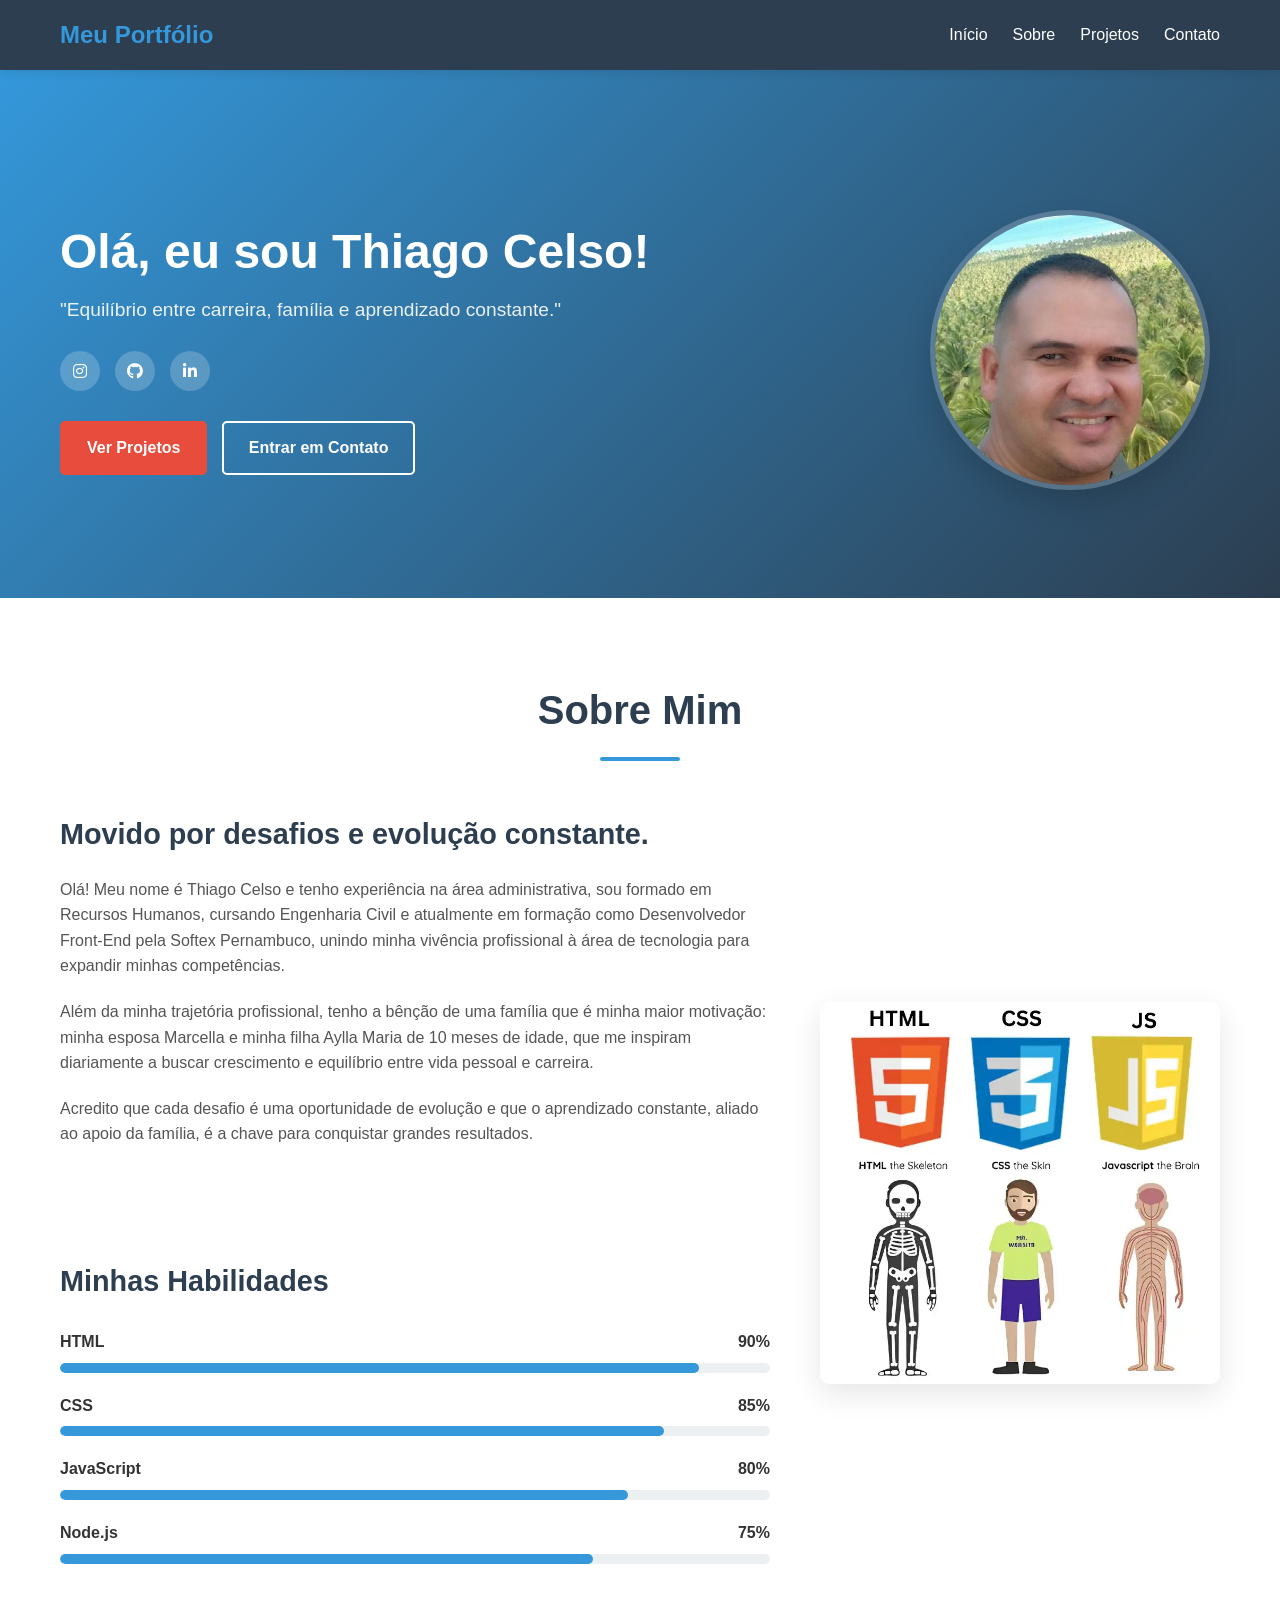
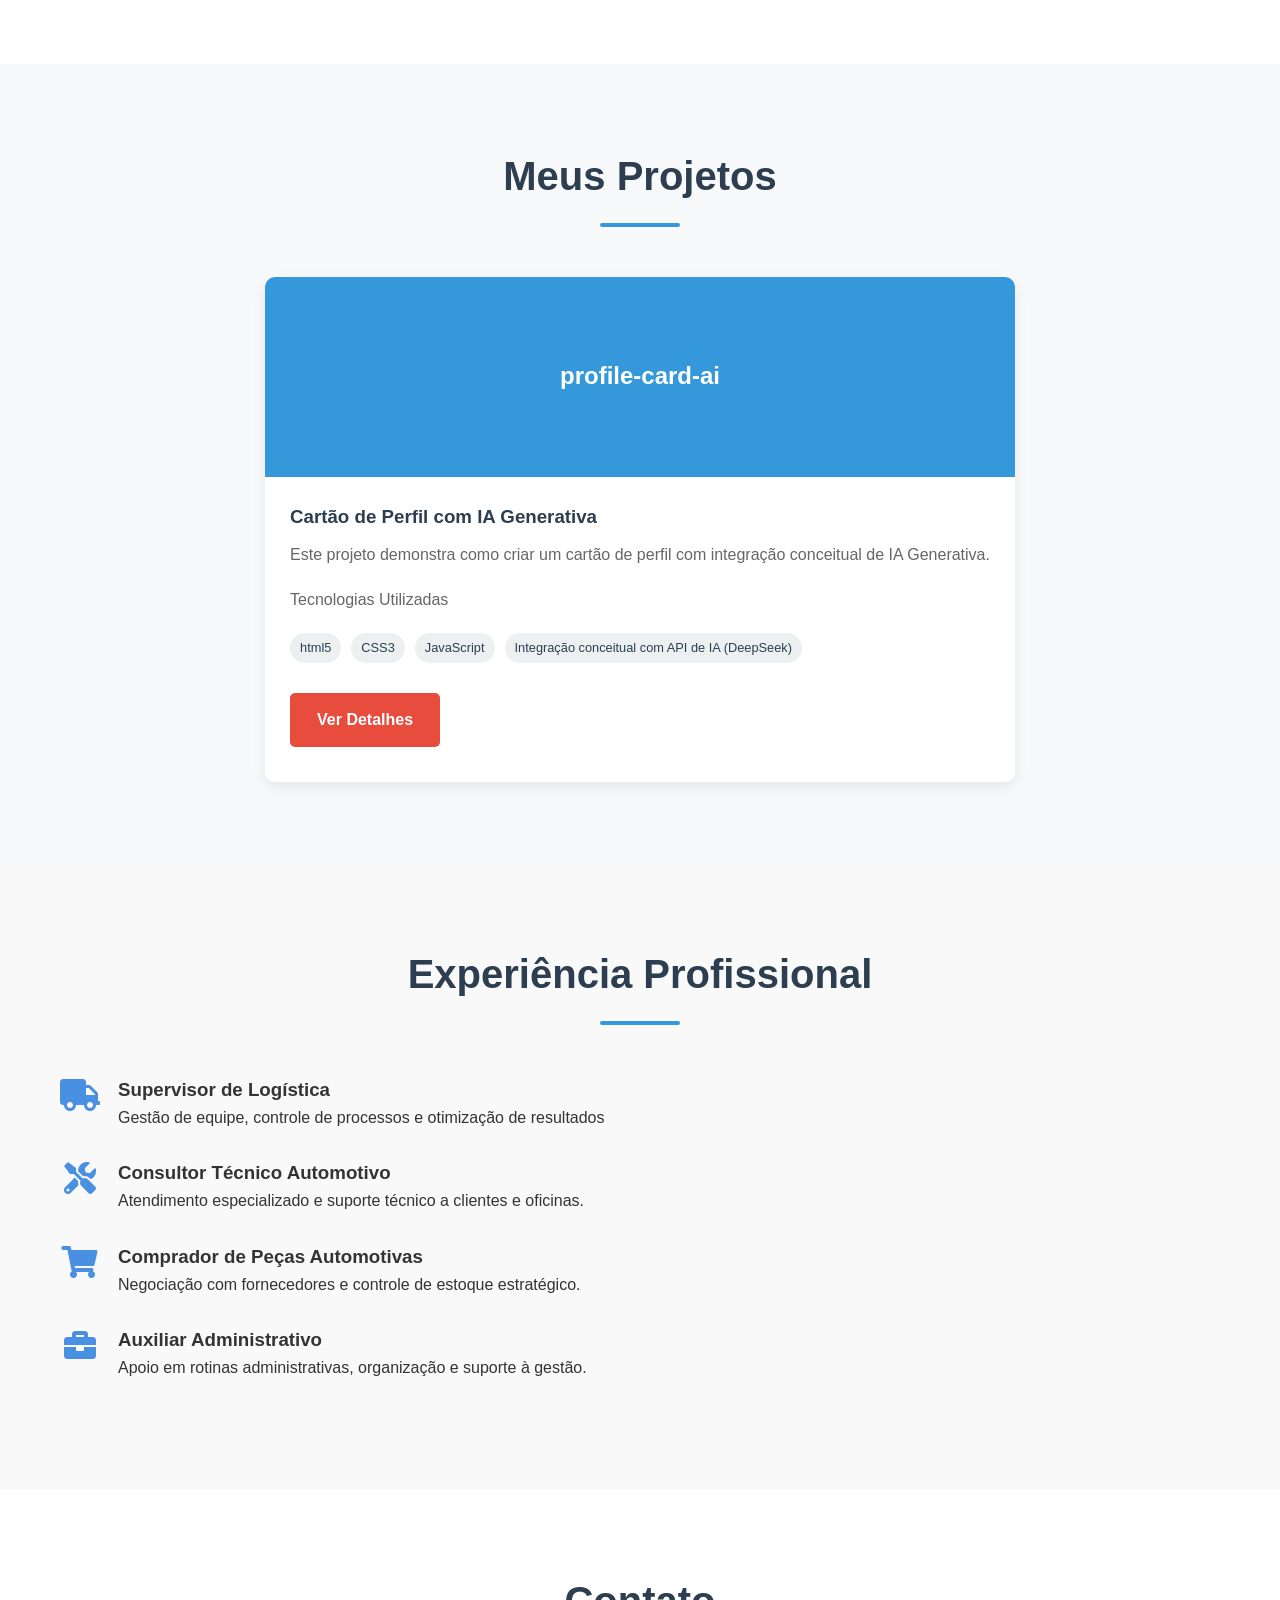
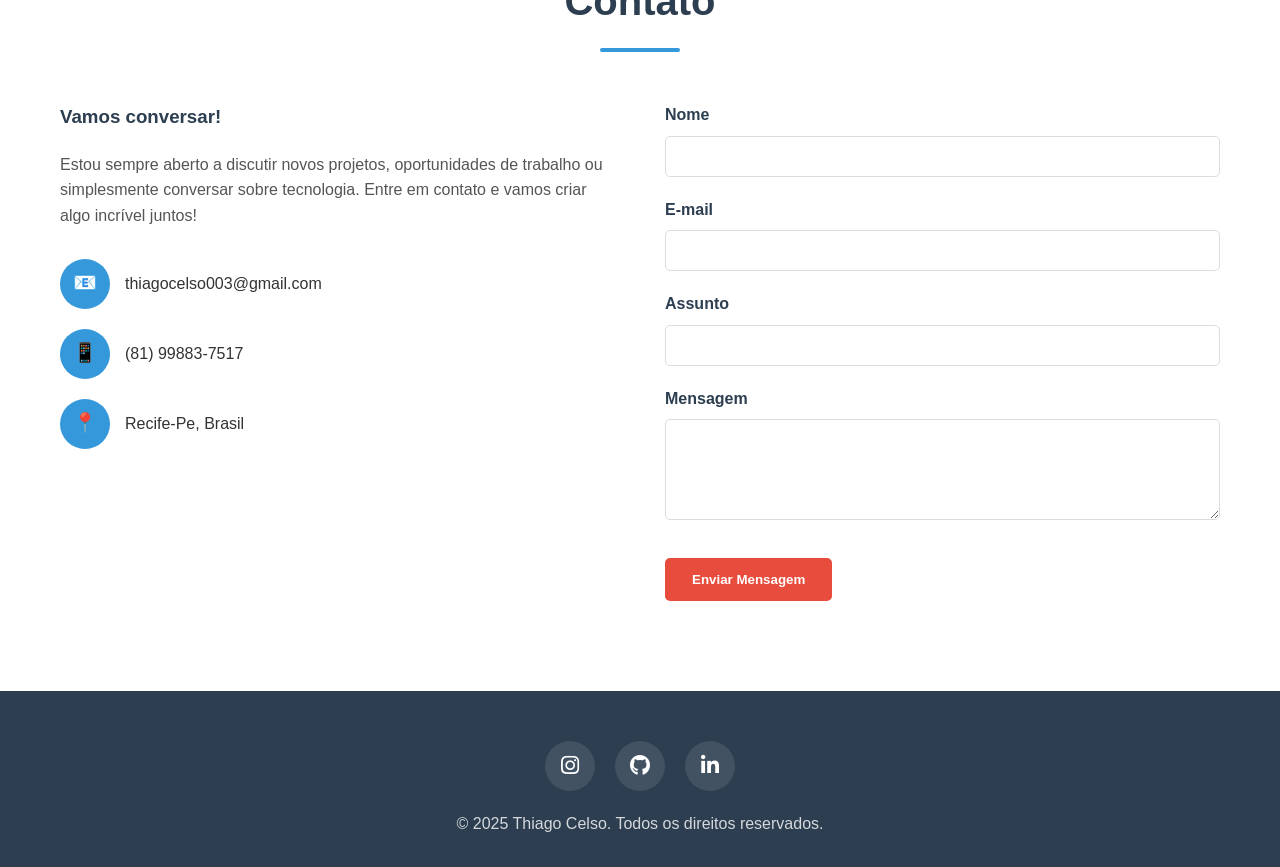
<file: index.html>
<!DOCTYPE html>
<html lang="pt-BR">
<head>
    <meta charset="UTF-8">
    <meta name="viewport" content="width=device-width, initial-scale=1.0">
    <title>Meu Portfólio</title>
    <link rel="stylesheet" href="styles/main.css">
    <link rel="stylesheet" href="https://cdnjs.cloudflare.com/ajax/libs/font-awesome/5.15.4/css/all.min.css">
</head>
<body>
    <header>
        <div class="container">
            <nav>
                <div class="logo">Meu Portfólio</div>
                <ul class="nav-links">
                    <li><a href="#home">Início</a></li>
                    <li><a href="#sobre">Sobre</a></li>
                    <li><a href="#projetos">Projetos</a></li>
                    <li><a href="#contato">Contato</a></li>
                </ul>
            </nav>
        </div>
    </header>

    <section id="home" class="hero">
        <div class="container">
            <div class="hero-content">
                <div class="hero-text">
                    <h1>Olá, eu sou Thiago Celso!</h1>
                    <p>"Equilíbrio entre carreira, família e aprendizado constante."</p>
                    
                    <div class="social-hero">
                        <a href="https://www.instagram.com/thiagocelso/" target="_blank" title="Instagram">
                            <i class="fab fa-instagram"></i>
                        </a>
                        <a href="https://github.com/Thiagocelso03" target="_blank" title="GitHub">
                            <i class="fab fa-github"></i>
                        </a>
                        <a href="https://www.linkedin.com/in/thiago-souto-09bb87257/" target="_blank" title="LinkedIn">
                            <i class="fab fa-linkedin-in"></i>
                        </a>
                    </div>
                    
                    <a href="#projetos" class="btn">Ver Projetos</a>
                    <a href="#contato" class="btn btn-outline">Entrar em Contato</a>
                </div>
                <div class="hero-image">
                    <img src="styles/assets/images/thiago.jpg" alt="Thiago Celso" class="profile-img">
                </div>
            </div>
        </div>
    </section>

    <section id="sobre">
        <div class="container">
            <h2 class="section-title">Sobre Mim</h2>
            <div class="sobre-content">
                <div class="sobre-texto">
                    <h3>Movido por desafios e evolução constante.</h3>
                    <p>Olá! Meu nome é Thiago Celso e tenho experiência na área administrativa, sou formado em Recursos Humanos, cursando Engenharia Civil e atualmente em formação como Desenvolvedor Front-End pela Softex Pernambuco, unindo minha vivência profissional à área de tecnologia para expandir minhas competências.</p>
<p>Além da minha trajetória profissional, tenho a bênção de uma família que é minha maior motivação: minha esposa Marcella e minha filha Aylla Maria de 10 meses de idade, que me inspiram diariamente a buscar crescimento e equilíbrio entre vida pessoal e carreira.</p>
<p>Acredito que cada desafio é uma oportunidade de evolução e que o aprendizado constante, aliado ao apoio da família, é a chave para conquistar grandes resultados.</p>
                    <br>
                    <br>
                    <div class="habilidades">
                        <h3>Minhas Habilidades</h3>
                        <div class="habilidade-item">
                            <div class="habilidade-nome">
                                <span>HTML</span>
                                <span>90%</span>
                            </div>
                            <div class="barra-progresso">
                                <div class="progresso" data-width="90"></div>
                            </div>
                        </div>
                        <div class="habilidade-item">
                            <div class="habilidade-nome">
                                <span>CSS</span>
                                <span>85%</span>
                            </div>
                            <div class="barra-progresso">
                                <div class="progresso" data-width="85"></div>
                            </div>
                        </div>
                        <div class="habilidade-item">
                            <div class="habilidade-nome">
                                <span>JavaScript</span>
                                <span>80%</span>
                            </div>
                            <div class="barra-progresso">
                                <div class="progresso" data-width="80"></div>
                            </div>
                        </div>
                        <div class="habilidade-item">
                            <div class="habilidade-nome">
                                <span>Node.js</span>
                                <span>75%</span>
                            </div>
                            <div class="barra-progresso">
                                <div class="progresso" data-width="75"></div>
                            </div>
                        </div>
                    </div>
                </div>
                <div class="sobre-imagem">
                    <img src="styles/assets/images/foto.jpg" alt="Trabalhando em projeto">
                </div>
            </div>
        </div>
    </section>

    <section id="projetos">
        <div class="container">
            <h2 class="section-title">Meus Projetos</h2>
            <div class="projetos-grid" style="display: flex; justify-content: center;">
                <div class="projeto-card">
                    <div class="projeto-img">
                        profile-card-ai
                    </div>
                    <div class="projeto-info">
                        <h3>Cartão de Perfil com IA Generativa</h3>
                        <p>Este projeto demonstra como criar um cartão de perfil com integração conceitual de IA Generativa.</p>
                        <p>Tecnologias Utilizadas</p>
                        <div class="projeto-tech">
                            <span class="tech-tag">html5</span>
                            <span class="tech-tag">CSS3</span>
                            <span class="tech-tag">JavaScript</span>
                            <span class="tech-tag">Integração conceitual com API de IA (DeepSeek)</span>
                        </div>
                        <a href="https://thiagocelso03.github.io/profile-card-ai/" class="btn">Ver Detalhes</a>
                    </div>
                </div>
            </div>
        </div>
    </section>

    <section id="experiencia">
        <div class="container">
            <h2 class="section-title">Experiência Profissional</h2>
            <div class="experiencia-content">
                <div class="experiencia-item experiencia-flex">
                    <span class="experiencia-icone"><i class="fas fa-truck"></i></span>
                    <div>
                        <h3>Supervisor de Logística</h3>
                        <p>Gestão de equipe, controle de processos e otimização de resultados</p>
                    </div>
                </div>
                <div class="experiencia-item experiencia-flex">
                    <span class="experiencia-icone"><i class="fas fa-tools"></i></span>
                    <div>
                        <h3>Consultor Técnico Automotivo</h3>
                        <p>Atendimento especializado e suporte técnico a clientes e oficinas.</p>
                    </div>
                </div>
                <div class="experiencia-item experiencia-flex">
                    <span class="experiencia-icone"><i class="fas fa-shopping-cart"></i></span>
                    <div>
                        <h3>Comprador de Peças Automotivas</h3>
                        <p>Negociação com fornecedores e controle de estoque estratégico.</p>
                    </div>
                </div>
                <div class="experiencia-item experiencia-flex">
                    <span class="experiencia-icone"><i class="fas fa-briefcase"></i></span>
                    <div>
                        <h3>Auxiliar Administrativo</h3>
                        <p>Apoio em rotinas administrativas, organização e suporte à gestão.</p>
                    </div>
                </div>
            </div>
        </div>
    </section>

    <section id="contato">
        <div class="container">
            <h2 class="section-title">Contato</h2>
            <div class="contato-content">
                <div class="contato-info">
                    <h3>Vamos conversar!</h3>
                    <p>Estou sempre aberto a discutir novos projetos, oportunidades de trabalho ou simplesmente conversar sobre tecnologia. Entre em contato e vamos criar algo incrível juntos!</p>
                    <div class="contato-item">
                        <div class="contato-icon">📧</div>
                        <span>thiagocelso003@gmail.com</span>
                    </div>
                    <div class="contato-item">
                        <div class="contato-icon">📱</div>
                        <span>(81) 99883-7517</span>
                    </div>
                    <div class="contato-item">
                        <div class="contato-icon">📍</div>
                        <span>Recife-Pe, Brasil</span>
                    </div>
                </div>
                <div class="form-contato">
                    <form id="contact-form">
                        <div class="form-group">
                            <label for="nome">Nome</label>
                            <input type="text" id="nome" required>
                        </div>
                        <div class="form-group">
                            <label for="email">E-mail</label>
                            <input type="email" id="email" required>
                        </div>
                        <div class="form-group">
                            <label for="assunto">Assunto</label>
                            <input type="text" id="assunto" required>
                        </div>
                        <div class="form-group">
                            <label for="mensagem">Mensagem</label>
                            <textarea id="mensagem" rows="5" required></textarea>
                        </div>
                        <button type="submit" class="btn">Enviar Mensagem</button>
                    </form>
                </div>
            </div>
        </div>
    </section>

    <footer>
        <div class="container">
            <div class="social-links">
                <a href="https://www.instagram.com/thiagocelso/" target="_blank" class="social-link" title="Instagram">
                    <i class="fab fa-instagram"></i>
                </a>
                <a href="https://github.com/Thiagocelso03" target="_blank" class="social-link" title="GitHub">
                    <i class="fab fa-github"></i>
                </a>
                <a href="https://www.linkedin.com/in/thiago-souto-09bb87257/" target="_blank" class="social-link" title="LinkedIn">
                    <i class="fab fa-linkedin-in"></i>
                </a>
            </div>
            <p class="footer-text">&copy; 2025 Thiago Celso. Todos os direitos reservados.</p>
        </div>
    </footer>

    <script src="styles/script.js"></script>
</body>

</html>
</file>
<file: styles/main.css>
/* Experiência Profissional - Ícones à esquerda */
.experiencia-flex {
  display: flex;
  align-items: flex-start;
  gap: 18px;
  margin-bottom: 28px;
}
.experiencia-icone {
  min-width: 40px;
  min-height: 40px;
  display: flex;
  align-items: center;
  justify-content: center;
}
.experiencia-icone i {
  font-size: 2rem;
  color: #4a90e2;
}
* {
  margin: 0;
  padding: 0;
  box-sizing: border-box;
}

body {
  font-family: "Segoe UI", Tahoma, Geneva, Verdana, sans-serif;
  line-height: 1.6;
  background: #f9f9f9;
  color: #333;
}

.container {
  max-width: 1200px;
  margin: 0 auto;
  padding: 0 20px;
}

header {
  background: #2c3e50;
  color: white;
  padding: 1rem 0;
  position: fixed;
  width: 100%;
  top: 0;
  z-index: 1000;
  box-shadow: 0 2px 10px rgba(0, 0, 0, 0.1);
}

nav {
  display: flex;
  flex-direction: row;
  justify-content: space-between;
  align-items: center;
  flex-wrap: nowrap;
}

.logo {
  font-size: 1.5rem;
  font-weight: bold;
  color: #3498db;
}

.nav-links {
  display: flex;
  flex-direction: row;
  justify-content: flex-start;
  align-items: center;
  flex-wrap: nowrap;
  list-style: none;
  gap: 25px;
}
.nav-links a {
  color: white;
  text-decoration: none;
  transition: color 0.3s;
  font-weight: 500;
}
.nav-links a:hover {
  color: #3498db;
}

@media (max-width: 768px) {
  .nav-links {
    display: none;
  }
}
#sobre {
  background: white;
}

.sobre-content {
  display: flex;
  flex-direction: row;
  justify-content: flex-start;
  align-items: center;
  flex-wrap: nowrap;
  gap: 50px;
  flex-wrap: wrap;
}

.sobre-texto {
  flex: 1;
  min-width: 300px;
}
.sobre-texto h3 {
  margin-bottom: 20px;
  color: #2c3e50;
  font-size: 1.8rem;
}
.sobre-texto p {
  margin-bottom: 20px;
  color: #555;
  line-height: 1.6;
}

.sobre-imagem {
  flex: 0 0 400px;
  text-align: center;
}
.sobre-imagem img {
  max-width: 100%;
  border-radius: 10px;
  box-shadow: 0 10px 30px rgba(0, 0, 0, 0.1);
}

.habilidades {
  margin-top: 40px;
}
.habilidades h3 {
  margin-bottom: 25px;
  color: #2c3e50;
}

.habilidade-item {
  margin-bottom: 20px;
}

.habilidade-nome {
  display: flex;
  flex-direction: row;
  justify-content: space-between;
  align-items: center;
  flex-wrap: nowrap;
  margin-bottom: 8px;
  font-weight: 600;
}

.barra-progresso {
  height: 10px;
  background: #ecf0f1;
  border-radius: 5px;
  overflow: hidden;
}

.progresso {
  height: 100%;
  background: #3498db;
  border-radius: 5px;
  transition: width 1s ease-in-out;
  width: 0;
}

@media (max-width: 768px) {
  .sobre-content {
    flex-direction: column;
  }
  .sobre-imagem {
    flex: 1;
    width: 100%;
  }
}
#projetos {
  background: #f8f9fa;
}

.projetos-grid {
  display: grid;
  grid-template-columns: repeat(auto-fill, minmax(350px, 1fr));
  gap: 30px;
}

.projeto-card {
  background: white;
  border-radius: 10px;
  overflow: hidden;
  box-shadow: 0 5px 15px rgba(0, 0, 0, 0.08);
  transition: transform 0.3s, box-shadow 0.3s;
}
.projeto-card:hover {
  transform: translateY(-10px);
  box-shadow: 0 15px 30px rgba(0, 0, 0, 0.15);
}

.projeto-img {
  height: 200px;
  background: #3498db;
  display: flex;
  justify-content: center;
  align-items: center;
  color: white;
  font-size: 1.5rem;
  font-weight: 600;
}

.projeto-info {
  padding: 25px;
}
.projeto-info h3 {
  margin-bottom: 10px;
  color: #2c3e50;
}
.projeto-info p {
  color: #666;
  margin-bottom: 20px;
  line-height: 1.6;
}

.projeto-tech {
  display: flex;
  flex-direction: row;
  justify-content: flex-start;
  align-items: center;
  flex-wrap: nowrap;
  flex-wrap: wrap;
  gap: 10px;
  margin-bottom: 20px;
}

.tech-tag {
  background: #ecf0f1;
  padding: 5px 10px;
  border-radius: 20px;
  font-size: 0.8rem;
  color: #2c3e50;
}

#contato {
  background: white;
}

.contato-content {
  display: flex;
  flex-direction: row;
  justify-content: space-between;
  align-items: flex-start;
  flex-wrap: nowrap;
  gap: 50px;
  flex-wrap: wrap;
}

.contato-info {
  flex: 1;
  min-width: 300px;
}
.contato-info h3 {
  margin-bottom: 20px;
  color: #2c3e50;
}
.contato-info p {
  margin-bottom: 30px;
  color: #555;
  line-height: 1.6;
}

.contato-item {
  display: flex;
  flex-direction: row;
  justify-content: flex-start;
  align-items: center;
  flex-wrap: nowrap;
  margin-bottom: 20px;
}

.contato-icon {
  width: 50px;
  height: 50px;
  background: #3498db;
  border-radius: 50%;
  display: flex;
  justify-content: center;
  align-items: center;
  margin-right: 15px;
  color: white;
  font-size: 1.2rem;
}

.form-contato {
  flex: 1;
  min-width: 300px;
}

.form-group {
  margin-bottom: 20px;
}
.form-group label {
  display: block;
  margin-bottom: 8px;
  color: #2c3e50;
  font-weight: 600;
}
.form-group input, .form-group textarea {
  width: 100%;
  padding: 12px 15px;
  border: 1px solid #ddd;
  border-radius: 5px;
  font-family: inherit;
  transition: border 0.3s;
}
.form-group input:focus, .form-group textarea:focus {
  outline: none;
  border-color: #3498db;
}

@media (max-width: 768px) {
  .contato-content {
    flex-direction: column;
  }
}
footer {
  background: #2c3e50;
  color: white;
  text-align: center;
  padding: 30px 0;
}

.social-links {
  display: flex;
  flex-direction: row;
  justify-content: center;
  align-items: center;
  flex-wrap: nowrap;
  gap: 20px;
  margin: 20px 0;
}

.social-link {
  width: 50px;
  height: 50px;
  border-radius: 50%;
  background: rgba(255, 255, 255, 0.1);
  display: flex;
  justify-content: center;
  align-items: center;
  color: white;
  text-decoration: none;
  transition: all 0.3s;
  font-size: 1.3rem;
}
.social-link:hover {
  background: #3498db;
  transform: translateY(-5px);
}

.footer-text {
  margin-top: 20px;
  opacity: 0.8;
}

.hero {
  background: linear-gradient(135deg, #3498db 0%, #2c3e50 100%);
  color: white;
  padding: 150px 0 100px;
  margin-top: 60px;
}

.hero-content {
  display: flex;
  flex-direction: row;
  justify-content: space-between;
  align-items: center;
  flex-wrap: nowrap;
  gap: 40px;
}

.hero-text {
  flex: 1;
}

.hero-image {
  flex: 0 0 300px;
  text-align: center;
}

.profile-img {
  width: 280px;
  height: 280px;
  border-radius: 50%;
  -o-object-fit: cover;
     object-fit: cover;
  border: 5px solid rgba(255, 255, 255, 0.2);
  box-shadow: 0 15px 30px rgba(0, 0, 0, 0.15);
  transition: transform 0.3s;
}
.profile-img:hover {
  transform: scale(1.05);
}

.hero h1 {
  font-size: 3rem;
  margin-bottom: 15px;
  line-height: 1.2;
}

.hero p {
  font-size: 1.2rem;
  margin-bottom: 25px;
  opacity: 0.9;
}

.social-hero {
  display: flex;
  flex-direction: row;
  justify-content: flex-start;
  align-items: center;
  flex-wrap: nowrap;
  gap: 15px;
  margin: 20px 0;
}
.social-hero a {
  display: flex;
  justify-content: center;
  align-items: center;
  width: 40px;
  height: 40px;
  border-radius: 50%;
  background: rgba(255, 255, 255, 0.2);
  color: white;
  text-decoration: none;
  transition: all 0.3s;
}
.social-hero a:hover {
  background: #e74c3c;
  transform: translateY(-3px);
}

.btn {
  display: inline-block;
  padding: 12px 25px;
  background: #e74c3c;
  color: white;
  text-decoration: none;
  border-radius: 5px;
  margin: 10px 10px 10px 0;
  transition: all 0.3s;
  font-weight: 600;
  border: 2px solid #e74c3c;
}
.btn:hover {
  background: transparent;
  color: #e74c3c;
}
.btn.btn-outline {
  background: transparent;
  border: 2px solid white;
  color: white;
}
.btn.btn-outline:hover {
  background: white;
  color: #2c3e50;
}

section {
  padding: 80px 0;
}

.section-title {
  text-align: center;
  margin-bottom: 50px;
  font-size: 2.5rem;
  color: #2c3e50;
  position: relative;
}
.section-title:after {
  content: "";
  display: block;
  width: 80px;
  height: 4px;
  background: #3498db;
  margin: 15px auto;
  border-radius: 2px;
}

@media (max-width: 768px) {
  .hero-content {
    flex-direction: column-reverse;
    text-align: center;
  }
  .hero h1 {
    font-size: 2.2rem;
  }
  .profile-img {
    width: 200px;
    height: 200px;
  }
  .social-hero {
    justify-content: center;
  }
}/*# sourceMappingURL=main.css.map */
</file>
